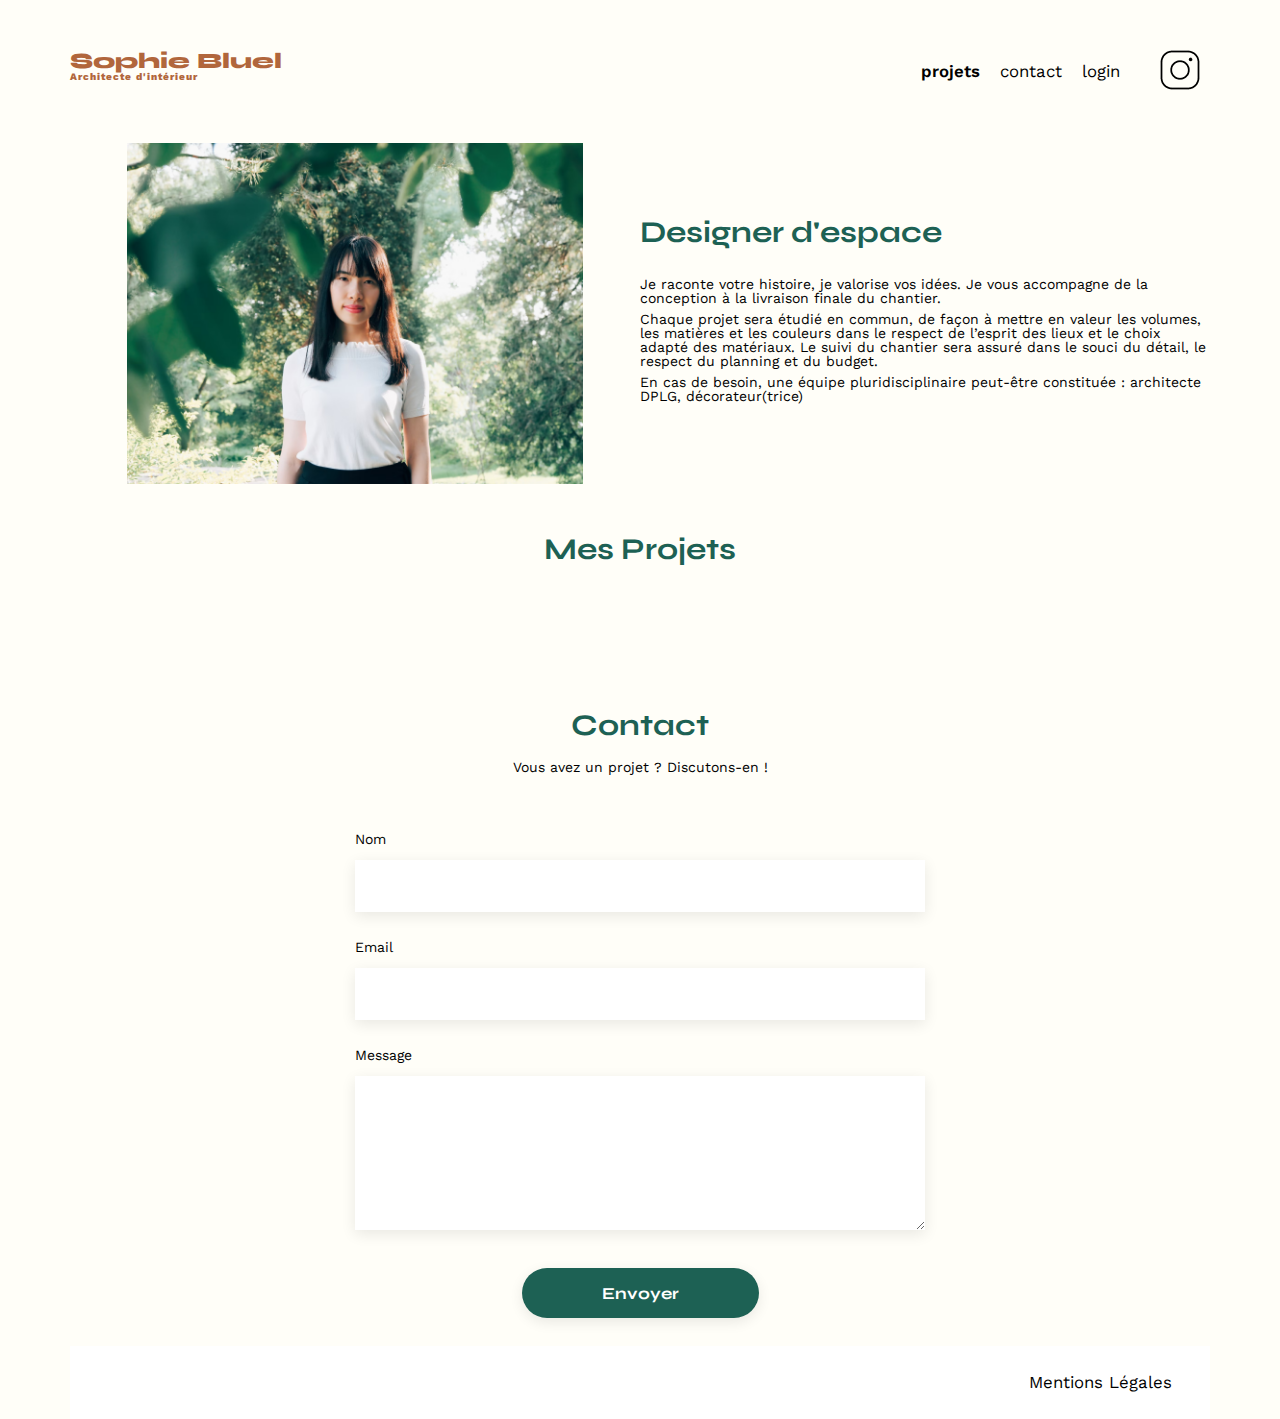
<file: FrontEnd/index.html>
<!DOCTYPE html>
<html lang="fr">
<head>
	<meta charset="UTF-8">
	<title>Sophie Bluel - Architecte d'intérieur</title>
	<meta name="viewport" content="width=device-width, initial-scale=1.0">
	<link rel="stylesheet" href="https://cdnjs.cloudflare.com/ajax/libs/font-awesome/6.2.1/css/all.min.css" integrity="sha512-MV7K8+y+gLIBoVD59lQIYicR65iaqukzvf/nwasF0nqhPay5w/9lJmVM2hMDcnK1OnMGCdVK+iQrJ7lzPJQd1w==" crossorigin="anonymous" referrerpolicy="no-referrer" />
	<link rel="preconnect" href="https://fonts.googleapis.com">
	<link rel="preconnect" href="https://fonts.gstatic.com" crossorigin>
	<link href="https://fonts.googleapis.com/css2?family=Syne:wght@700;800&family=Work+Sans&display=swap" rel="stylesheet">
	<meta name="description" content="">
	<script src="./assets/index.js"></script>
	<link rel="stylesheet" href="./assets/style.css">
</head>
<body>
	<div id="top-bar" class="modifier only-admin">
        <span class="modif"><i class="fa fa-edit"></i> Mode édition</span>
        <input type="button" value="publier les changements">
    </div>
    
    <script>
        var editButton = document.querySelector('.modif');
        var publishButton = document.querySelector('input[type="button"]');
    
        editButton.addEventListener('click', function() {
            alert('Fonctionnalité non implémentée');
        });
    
        publishButton.addEventListener('click', function() {
            alert('Fonctionnalité non implémentée');
        });
    </script>
    
	<header>
		<h1>Sophie Bluel <span>Architecte d'intérieur</span></h1>
		<nav>
			<ul>
				<li><a class="strong" href="index.html">projets</a></li>
				<li><a href="index.html#contact">contact</a></li>
				<li><a id="nav-login" class="only-guest" href="login.html">login</a></li>
				<li><a id="nav-logout" class="only-admin">logout</a></li>
				<li><img src="./assets/icons/instagram.png" alt="Instagram"></li>
			</ul>
		</nav>
	</header>
	<main>
		<section id="introduction">
			<figure>
				<img src="./assets/images/sophie-bluel.png" alt="">
				<figcaption><button value="Edit" class="modifier only-admin" onclick="alert('Fonctionnalité non implémentée')"><i class="fa fa-edit"></i> Modifier</button></figcaption>
			</figure>
			<article>
				<button value="Edit" class="modifier_desc only-admin" onclick="alert('Fonctionnalité non implémentée')"><i class="fa fa-edit"></i> Modifier</button>
				<h2>Designer d'espace</h2>
				<p>Je raconte votre histoire, je valorise vos idées. Je vous accompagne de la conception à la livraison finale du chantier.</p>
				<p>Chaque projet sera étudié en commun, de façon à mettre en valeur les volumes, les matières et les couleurs dans le respect de l’esprit des lieux et le choix adapté des matériaux. Le suivi du chantier sera assuré dans le souci du détail, le respect du planning et du budget.</p>
				<p>En cas de besoin, une équipe pluridisciplinaire peut-être constituée : architecte DPLG, décorateur(trice)</p>
			</article>
		</section>
		<section id="portfolio">
			<div class="works-container">
				<h2>Mes Projets</h2>
				<button id="modal-open" value="Edit" class="modifier only-admin"><i class="fa fa-edit"></i> Modifier</button>
			</div>
			<div id="filterContainer"></div> <!-- censé disparaitre après connexion mais fonctionne pas -->
			<div class="mesprojets">
				<div class="gallery"></div>
			</div>
		</section>
		<section id="contact">
			<h2>Contact</h2>
			<p>Vous avez un projet ? Discutons-en !</p>
			<form action="#" method="post">
				<label for="name">Nom</label>
				<input type="text" name="name" id="name">
				<label for="email">Email</label>
				<input type="email" name="email" id="email">
				<label for="message">Message</label>
				<textarea name="message" id="message" cols="30" rows="10"></textarea>
				<input type="submit" value="Envoyer">
			</form>
		</section>
	</div>
</main>
<footer>
	<nav>
		<ul>
			<li>Mentions Légales</li>
		</ul>
	</nav>
</footer>
<!-- Modal on main -->
<div id="myModal" class="modal">
	<div class="modal-content modal-content-list">
		<span class="modal-close"><i class="fa-solid fa-xmark"></i></span>
		<h2 id="modtitre">Galerie photo</h2>
		<div class="gallery-ctn">
			<div id="image-list" class="modgallery"></div>
			<hr/>
			<center><input id="modal-add-photo" type="button" class="submit" value="Ajouter une photo"></center>
			<center><input id="modal-delete-gallery" type="button" class="button" value="Supprimer la galerie"></center>
		</div>
	</div>
	<div class="modal-content modal-content-add">
		<span class="modal-close"><i class="fa-solid fa-xmark"></i></span>
		<span id="modal-back" class="return"><i class="fa-solid fa-arrow-left"></i></span>
		<h2 id="modtitre">Ajout photo</h2>
		<form id="modal-form">
			<div class="uploader">
				<div class="uploader uploader-ctn">
					<span class="imageup"></span>
					<input type="file" id="modal-add-work-photo" name="photo" class="inputfile" accept=".jpg,.png">
					<label for="modal-add-work-photo" class="inputlabel"><span>+ Ajouter photo</span></label>
					<span class="consigne">jpg, png : 4mo max</span>
				</div>
			</div>
			<div class="work_info">
				<label class="labelnormal">Titre</label>
				<input type="text" id="modal-add-work-title" name="title" class="inputnormal">
			</div>
			<div class="work_info">
				<label class="labelnormal">Catégorie</label>
				<select id="modal-add-work-category" name="category"></select>
			</div>
			<hr/>
			<input class="submit disabled" disabled type="submit" value="Valider" id="modal-add-work">
		</form>
	</div>
</div>
</body>
</html>
</file>
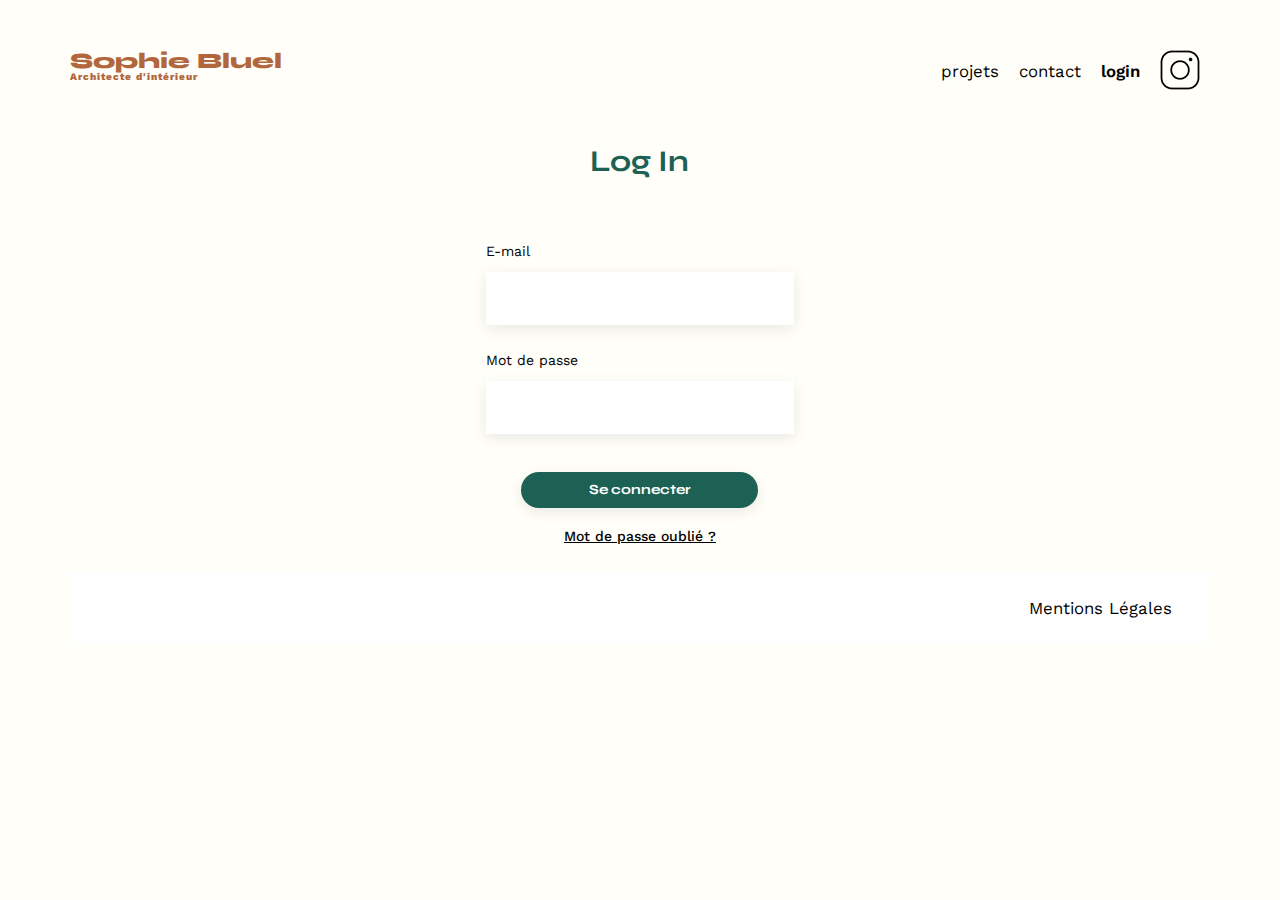
<file: FrontEnd/login.html>
<!DOCTYPE html>
<html lang="fr">
<head>
	<meta charset="UTF-8">
	<title>Sophie Bluel - Architecte d'intérieur</title>
	<meta name="viewport" content="width=device-width, initial-scale=1.0">
	<link rel="preconnect" href="https://fonts.googleapis.com">
	<link rel="preconnect" href="https://fonts.gstatic.com" crossorigin>
	<link href="https://fonts.googleapis.com/css2?family=Syne:wght@700;800&family=Work+Sans&display=swap" rel="stylesheet">
	<meta name="description" content="Sophie Bluel - Login-page"> <!-- SEO -->
	<link rel="stylesheet" href="./assets/style.css">
	<script src="./assets/login.js"></script>
</head>
<body>
	<header>
		<h1>Sophie Bluel <span>Architecte d'intérieur</span></h1>
		<nav>
			<ul>
				<li><a href="index.html">projets</a></li>
				<li><a href="index.html#contact">contact</a></li>
				<li><a class="strong" href="login.html">login</a></li>
				<li><img src="./assets/icons/instagram.png" alt="Instagram"></li>
			</ul>
		</nav>
	</header>
	<main>
		<section id="login">
			<h2>Log In</h2>
			<form id="login-form">
				<label for="email">E-mail</label>
				<input type="email" name="email" id="email">
				<label for="password">Mot de passe</label>
				<input type="password" name="password" id="password">
				<input type="submit" value="Se connecter">
				<a href="#" title="Merci de contacter l'administrateur">Mot de passe oublié ?</a>
			</form>
		</section>
	</main>
	<footer>
		<nav>
			<ul>
				<li>Mentions Légales</li>
			</ul>
		</nav>
	</footer>
</body>
</html>
</file>
<file: FrontEnd/assets/style.css>
/* http://meyerweb.com/eric/tools/css/reset/
   v2.0 | 20110126
   License: none (public domain)
*/

html, body, div, span, applet, object, iframe,
h1, h2, h3, h4, h5, h6, p, blockquote, pre,
a, abbr, acronym, address, big, cite, code,
del, dfn, em, img, ins, kbd, q, s, samp,
small, strike, strong, sub, sup, tt, var,
b, u, i, center,
dl, dt, dd, ol, ul, li,
fieldset, form, label, legend,
table, caption, tbody, tfoot, thead, tr, th, td,
article, aside, canvas, details, embed,
figure, figcaption, footer, header, hgroup,
menu, nav, output, ruby, section, summary,
time, mark, audio, video {
	margin: 0;
	padding: 0;
	border: 0;
	font-size: 100%;
	font: inherit;
	vertical-align: baseline;
}
/* HTML5 display-role reset for older browsers */
article, aside, details, figcaption, figure,
footer, header, hgroup, menu, nav, section {
	display: block;
}
body {
	line-height: 1;
}
ol, ul {
	list-style: none;
}
blockquote, q {
	quotes: none;
}
blockquote:before, blockquote:after,
q:before, q:after {
	content: '';
	content: none;
}
table {
	border-collapse: collapse;
	border-spacing: 0;
}
/** end reset css**/
body {
	max-width: 1140px;
	margin:auto;
	font-family: 'Work Sans' ;
	font-size: 14px;
	background-color: #FFFEF8;
}
header {
	display: flex;
	justify-content: space-between;
	margin: 50px 0
}
section {
	margin: 50px 0
}

h1{
	display: flex;
	flex-direction: column;
	font-family: 'Syne';
	font-size: 22px;
	font-weight: 800;
	color: #B1663C
}

h1 > span {
	font-family: 'Work Sans';
	font-size:10px;
	letter-spacing: 0.1em;
	;
}

h2{
	font-family: 'Syne';
	font-weight: 700;
	font-size: 30px;
	color: #1D6154
}
nav ul {
	display: flex;
	align-items: center;
	list-style-type: none;

}
nav li {
	padding: 0 10px;
	font-size: 1.2em;
}

li:hover {
	color: #B1663C;
}
#introduction {
	display: flex;
	align-items: center;
}
#introduction figure {
	flex: 1
}
#introduction img {
	display: block;
	margin: auto;
	width: 80%;
}

#introduction article {
	flex: 1
}
#introduction h2 {
	margin-bottom: 1em;
}

#introduction p {
	margin-bottom: 0.5em;
}
.works-container{display:flex;justify-content: center;align-items: center;}
#portfolio h2 {
	text-align: center;
}
.gallery {
	width: 100%;
	display: grid;
	grid-template-columns: 1fr 1fr 1fr;
	grid-column-gap: 20px;
	grid-row-gap: 20px;
}

.gallery img {
	width: 100%;

}

/* ############### contact ################ */
#contact {
	width: 50%;
	margin: auto;
}
#contact > * {
	text-align: center;

}
#contact h2{
	margin-bottom: 20px;
}
#contact form {
	text-align: left;
	margin-top:30px;
	display: flex;
	flex-direction: column;
}

#contact input {
	height: 50px;
	font-size: 1.2em;
	border: none;
	box-shadow: 0px 4px 14px rgba(0, 0, 0, 0.09);
}
#contact label {
	margin: 2em 0 1em 0;
}
#contact textarea {
	border: none;
	box-shadow: 0px 4px 14px rgba(0, 0, 0, 0.09);
}

input[type="submit"]{
	font-family: 'Syne';
	font-weight: 700;
	color: white;
	background-color: #1D6154;
	margin : 2em auto ;
	width: 180px;
	text-align: center;
	border-radius: 60px ;
}

/* ############ footer ############ */
footer nav ul {
	display: flex;
	justify-content: flex-end;
	padding: 2em;
	background: #fff;
	margin-top: 2em;
}

footer nav ul li {
	display: flex;
	justify-content: flex-end;
}

a {
	text-decoration: none;
	color:black;
}

.strong{
	font-weight: 600;
}

/* ################# login ################# */
#login {
	margin-bottom: 380px;
	width: 27%;
	margin: auto;
}
#login > * {
	text-align: center;

}
#login h2{
	font-family: 'Syne';
	margin-bottom: 20px;
	font-weight: 700;
	font-size: 30px;
	line-height: 36px;
	font-style: normal;
	text-align: center;
}
#login form {
	margin-top:37px;
	text-align: left;
	display: flex;
	flex-direction: column;
}

#login input {
	height: 51px;
	font-size: 1.2em;
	box-shadow: 0px 4px 14px rgba(0, 0, 0, 0.09);
	border: none;
}
#login input[type="submit"]{
	font-family: 'Syne';
	height: 36px;
	font-weight: 700;
	font-size: 14px;
	line-height: 17px;
	margin-bottom: 20px;
	font-style: normal;
	text-align: center;
	cursor:pointer;
}
#login label {
	margin: 2em 0 1em 0;
}
#login a {
	font-family: 'Work Sans';
	font-weight: 500;
	font-size: 14px;
	line-height: 16px;
	font-style: normal;
	text-decoration-line: underline;
	text-align: center;
}

/* ########################### */
#introduction .modifier{
	font-family: 'Work Sans';
	font-style: normal;
	font-weight: 400;
	color:black;
	margin-top:15px;
	margin-left:10%;
	background-color: transparent;
	border:0;
	cursor: pointer;
}
.modifier i{
	font-size: 17px;
}
#introduction .modifier_desc{
	font-family: 'Work Sans';
	font-style: normal;
	font-weight: 400;
	color:black;
	margin-bottom:19px;
	background-color: transparent;
	border:0;
	cursor: pointer;
}
.modifier_desc i{
	font-size: 17px;
}
#portfolio .modifier{
	font-family: 'Work Sans';
	font-style: normal;
	font-weight: 400;
	color:black;
	margin-left:3%;
	background-color: transparent;
	border:0;
	cursor: pointer;
	text-align: center;
}

/* #################### MODALE goes here ################### */
/* The Modal (background) */
.modal {
	display: none; 
	position: fixed; 
	z-index: 1;
	padding-top: 10vh;
	left: 0;
	top: 0;
	width: 100%; 
	height: 100vh;
	overflow: auto; 
	background-color: rgb(0,0,0); 
	background-color: rgba(0,0,0,0.3); 
	border-radius: 10px;
	overflow:auto;
	border-radius: 10px;
}

/* Modal Content */
.modal-content {
	background-color: #fefefe;
	margin: auto;
	padding: 19px;
	border: 1px solid #888;
	width: 80%;
	overflow-y: auto;
	border-radius: 10px;
	max-width: 630px;
}

/* The return Button */
.return {
	position: absolute;
	left:10px;
	top:10px;
	color: #aaaaaa;
	float: left;
	font-size: 14px;
}

.return:hover,
.return:focus {
	color: #000;
	text-decoration: none;
	cursor: pointer;
}
.modal h1{
	margin-top:16px;
	font-family: 'Work Sans';
	font-style: normal;
	font-weight: 400;
	font-size: 20px;
	line-height: 30px;
	text-align: center;
	color: #000000;
}
.modal .modgallery {
	display: grid;
	grid-template-columns: 1fr 1fr 1fr 1fr 1fr;
	grid-column-gap: 5px;
	grid-row-gap: 15px;
}

.modgallery img {
	width: 100%;
	position: relative;
	
	position: relative;
  display: inline-flex;
  align-items: center;
  flex-direction: row;
}

.modgallery .edit-icon {
	border: none;
	background-color: #FFFFFF;
	padding: 0;
	font-size: 13px;
}

/* ######################## */
.work-item-thumbnail-actions button {
	display: flex;
	justify-content: center;
	align-items: center;
	width: 20px;
	height: 20px;
	background-color: black;
	color: white;
	border-radius: 10%;
	margin-bottom: 5px;
	font-size: 12px;
	box-shadow: none;
	border: none;
	outline: none;
	margin:5px 5px 0 0;
}
.work-item-thumbnail-actions .move-icon{display:none;}
.work-item-thumbnail:hover .move-icon {display:flex;}


li {
list-style-type: none;
}

.modal .editer{
	font-family: 'Work Sans';
	font-style: normal;
	font-weight: 400;
	font-size: 12px;
	line-height: 14px;
	cursor: pointer;
}
.modal hr{
	border: 1px solid #B3B3B3;
	margin-top: 47px;
	visibility: visible;
	width: 420px;
	
}
.modal .submit,input[type="submit"]{
	font-family: 'Syne';
	font-weight: 700;
	color: white;
	background-color: #1D6154;
	margin : 2em auto ;
	width:237px;
	text-align: center;
	border-radius: 60px ;
	margin: auto;
	margin-top: 38px;
	height: 36px;
	border: 1px solid #1D6154;
	cursor: pointer;
}

.modal .button{
	cursor: pointer;
	background-color: white;
	margin: auto;
	text-align: center;
	font-family: 'Syne';
	font-style: normal;
	font-weight: 400;
	font-size: 14px;
	line-height: 20px;
	width:100%;
	margin-top: 23px;
	color: #D65353;
	border:0px;
}
body.no-scroll {
	overflow: hidden;
}

#myModal > * {
	text-align: center;

}
#myModal h2{
	font-family: 'Work Sans';
	font-style: normal;
	margin-top: 40px;
	font-weight: 700;
	font-size: 30px;
	line-height: 36px;
	font-family: 'Work Sans';
	font-style: normal;
	font-weight: 400;
	font-size: 26px;
	line-height: 30px;
	text-align: center;

	color: #000000;
	/* equivalent to box height */
	text-align: center;
}
.modal-content form {
	text-align: left;
	display: flex;
	flex-direction: column;
	margin-top:37px;
}
#myModal .inputnormal {
	font-family: 'Work Sans';
	font-style: normal;
	font-weight: 400;
	font-size: 14px;
	line-height: 16px;
	color: #444444;
	padding: 0px 16px;
	box-shadow: 0px 4px 14px rgba(0, 0, 0, 0.09);
	height: 51px;
	border: none;
}
#myModal .labelnormal {
	font-family: 'Work Sans';
	font-style: normal;
	font-weight: 500;
	font-size: 14px;
	line-height: 16px;
	color: #3D3D3D;
	margin: 2em 0 1em 0;
}
#myModal select {
	border: none;
	font-family: 'Work Sans';
	font-style: normal;
	box-shadow: 0px 4px 14px rgba(0, 0, 0, 0.09);
	border-right: 16px solid transparent;
	height: 51px;
	font-weight: 400;
	font-size: 14px;
	line-height: 16px;
	color: #444444;
	padding: 0px 16px;
}

/* ######################## */
/* Styles for the button when it is active (non-disabled) */
#modal-add-work {
    background-color: #1D6154;; /* Active button background color */
    color: white; /* Active button text color */
    cursor: pointer; /* Cursor changes to hand on hover */
    border: none; /* No border */
    padding: 10px 20px; /* Inner padding */
    font-size: 16px; /* Font size */
    /* Add any other styles you wish to apply */
}

/* Styles for the button when it is disabled */
#modal-add-work.disabled {
    background-color: #A7A7A7; /* Disabled button background color */
    color: #ffffff; /* Disabled button text color */
    cursor: not-allowed; /* Cursor indicates the button is disabled */
    /* You can add other styles for the disabled state here */
}
/* ########################################## */

#myModal .inputfile {
	width: 0.1px;
	height: 0.1px;
	opacity: 0;
	overflow: hidden;
	position: absolute;
	z-index: -1;
}

#myModal .inputlabel {
	cursor: pointer;
	display: inline-flex;
	justify-content: center;
	align-items: center;
	font-family: 'Work Sans';
	font-style: normal;
	font-weight: 500;
	font-size: 14px;
	line-height: 36px;
	text-align: center;
	color: #306685;
	height: 36px;
	width: 47%;
	background: #CBD6DC;
	border-radius: 50px;
}
#myModal .uploader{
	display:flex;
	flex-direction: column;
	justify-content: center;
	align-items: center;
	height: 169px;
	width: 67%;
	background: #E8F1F7;
	border-radius: 3px;
}
#myModal form{
	display:flex;
	justify-content: center;
	align-items: center;
}
.modal-content .work_info {
	text-align: left;
	display: flex;
	flex-direction: column;
	width: 67%;
}
.uploader .imageup{
	color: #B9C5CC;
	margin-top: 18px;
	margin-bottom: 21px;
	font-size: 58px;
}
.imageup:before {
	display: inline-block;
	font-family: "FontAwesome"; 
	content: "\f03e";
	font-weight:lighter;
	line-height: 1.2;
}
.uploader .consigne{
	font-family: 'Work Sans';
	font-style: normal;
	text-align: center;
	font-weight: 400;
	font-size: 10px;
	line-height: 12px;
	color: #444444;
	margin-top: 7px;
	margin-bottom: 19px;
}

input[type="button"][disabled] {
	background: #A7A7A7;
	cursor: not-allowed;
	border: 0px;
}

/* ############ Top bar ############# */

#top-bar {
	text-align: center; 
	position: fixed;
	flex-direction: row;
	justify-content: center;
	font-family: 'Work Sans';
	font-style: normal;
	width: 100%; 
	height: 45px; 
	background-color:#000; 
	color: #FFFFFF!important; 
	top: 0; 
	left: 0; 
	z-index: 13;
}
#top-bar .modif{
	text-align: center;
	cursor: pointer;
	margin-top: 15px;
	font-weight: 400;
	font-size: 16px;
	line-height: 19px;
	color: #FFFFFF!important;
	margin-right:20px;
}
#top-bar input {
	cursor: pointer;
	display: inline-flex;
	justify-content: center;
	align-items: center;
	vertical-align: auto;
	text-align: center;
	background: white;
	font-weight: 500;
	font-size: 14px;
	color: #306685;
	height: 36px;
	width: 216px;
	border-radius: 60px;
	margin-top: 5px;
}

/* ######## website's options ######## */

/* show only admin */
.show-only-admin {
	display: none;
}

.is-admin .show-only-admin {
	display: block;
}

body:not(.connected) .show-only-admin {
	display: none;
  }

body.connected .show-only-admin {
	display: none;
  }

/* ############ Filters ############ */

#filterContainer {
	font-family: 'Syne';
	display: flex;
	justify-content: center;
	gap: 12px;
	margin: 48px 0;
	flex-wrap: wrap;
}

.filterBtn {
	font-family: 'Syne';
	color: #1D6154;
	border: 1px solid #1D6154;
	white-space: nowrap;
	margin: 0;
	padding: 8px 16px;
	border-radius: 60px;
	background-color: white;
	font-size: 16px;
	transition: background-color 0.2s;
	cursor:pointer;
}

.filterBtn.active {
	background-color: #1D6154;
	color: white;
}

/* Filter class for btn */

.work-item-0 {
	/* styles for work item with category id Tous */
	display: none;
}

.work-item-1 {
	display: none;
	/* styles for work item with category id Objets */
}

.work-item-2 {
	display: none;
	/* styles for work item with category id Appartements */
}

.work-item-3 {
	display: none;
	/* styles for work item with category id Hôtels & Restaurants */
}

.only-guest{display:block;}
.only-admin{display:none;}
body.connected .only-guest{display:none;}
body.connected .only-admin{display:flex;}
.modal-content-add{display:none;}
#nav-logout{cursor:pointer;}

.modal-content{position:relative;}
.modal-close{position:absolute;right:10px;top:10px;cursor:pointer;}
.work-item-thumbnail{position:relative;text-align: left;}
.work-item-thumbnail-actions{position: absolute;top: 0;right: 0;display: flex;flex-direction: row-reverse;}

/* ############ Media Queries ############# */

@media (max-width:1280px) {
	.modal .modgallery {margin-top: 15px;}
	.modal hr {margin-top: 20px; max-width: 420px;}
	#modal-add-photo{margin-top: 10px;}
	#modal-delete-gallery{margin-top: 10px;}
}

@media (max-width:782px) {
	.modal hr {margin-top: 20px; max-width: 400px;}
}

.gallery-ctn{
	margin: 30px auto 0;
	max-width: 400px;
}
</file>
